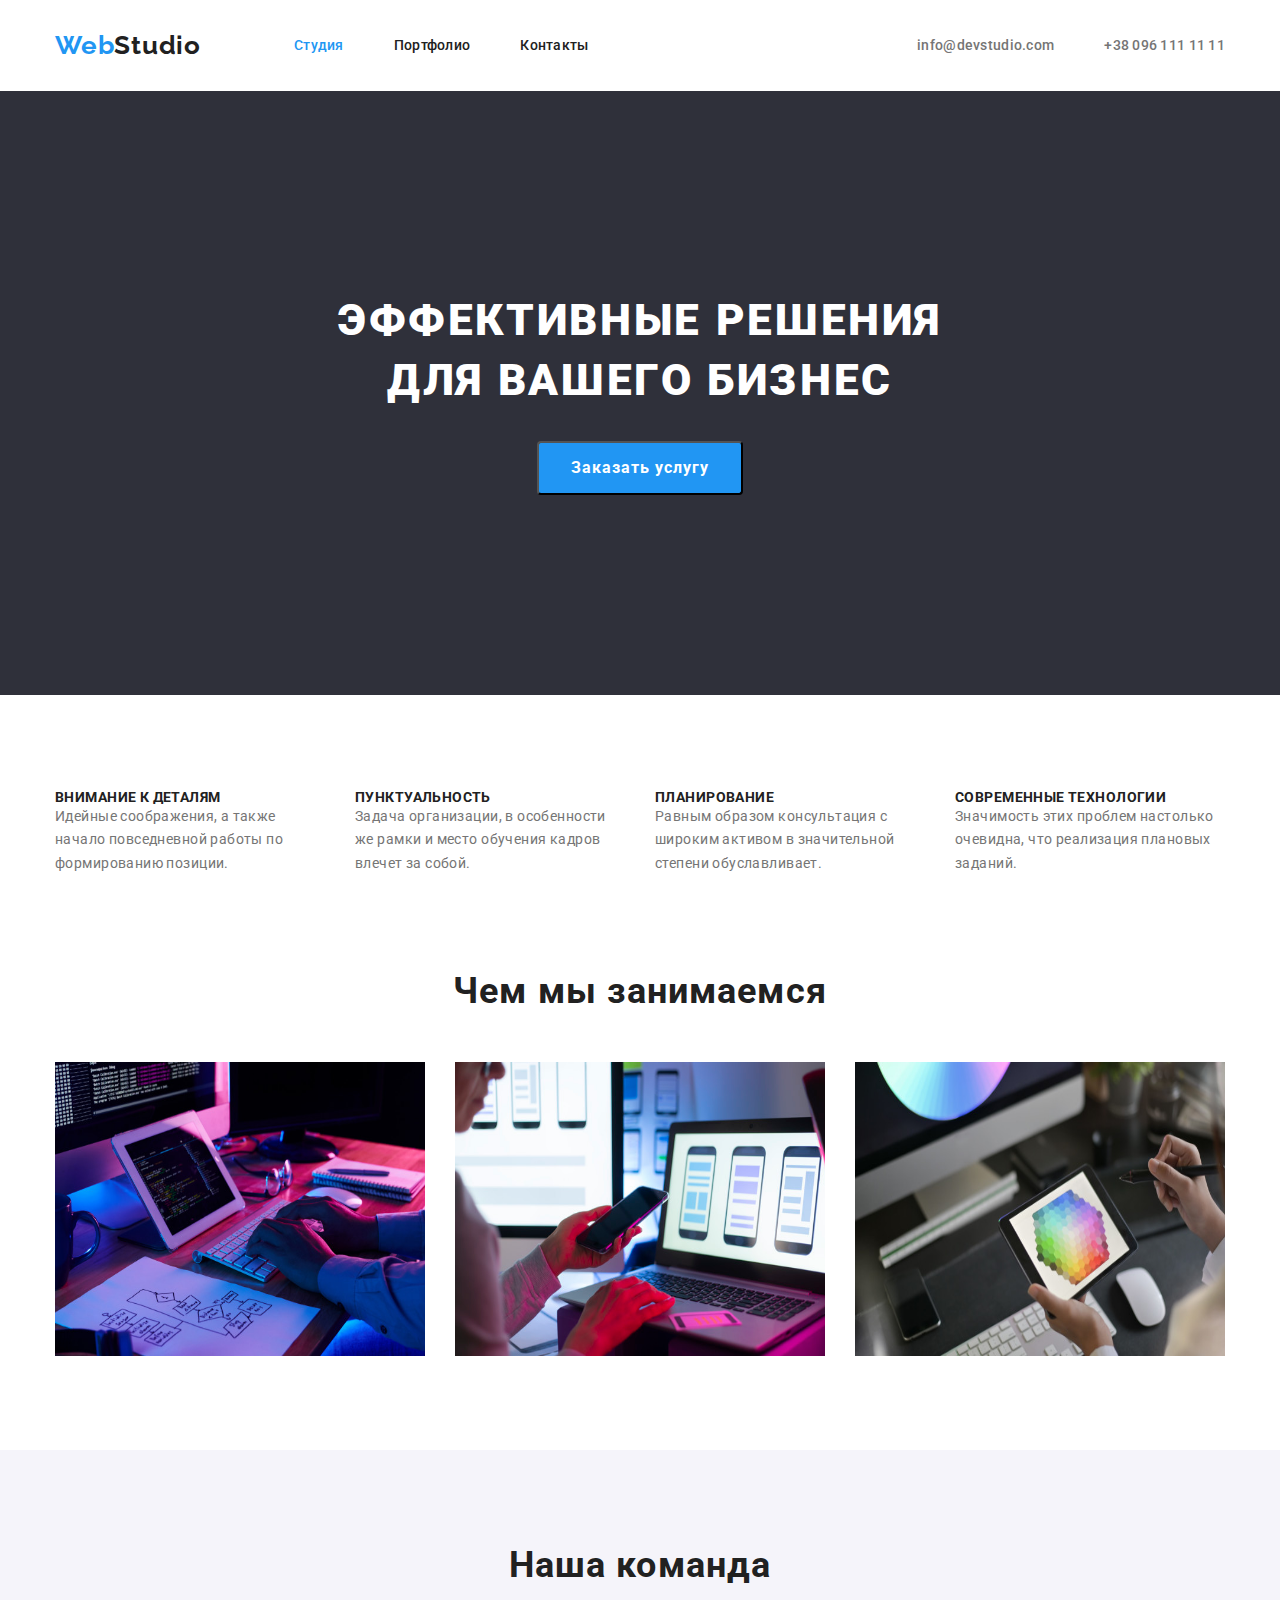
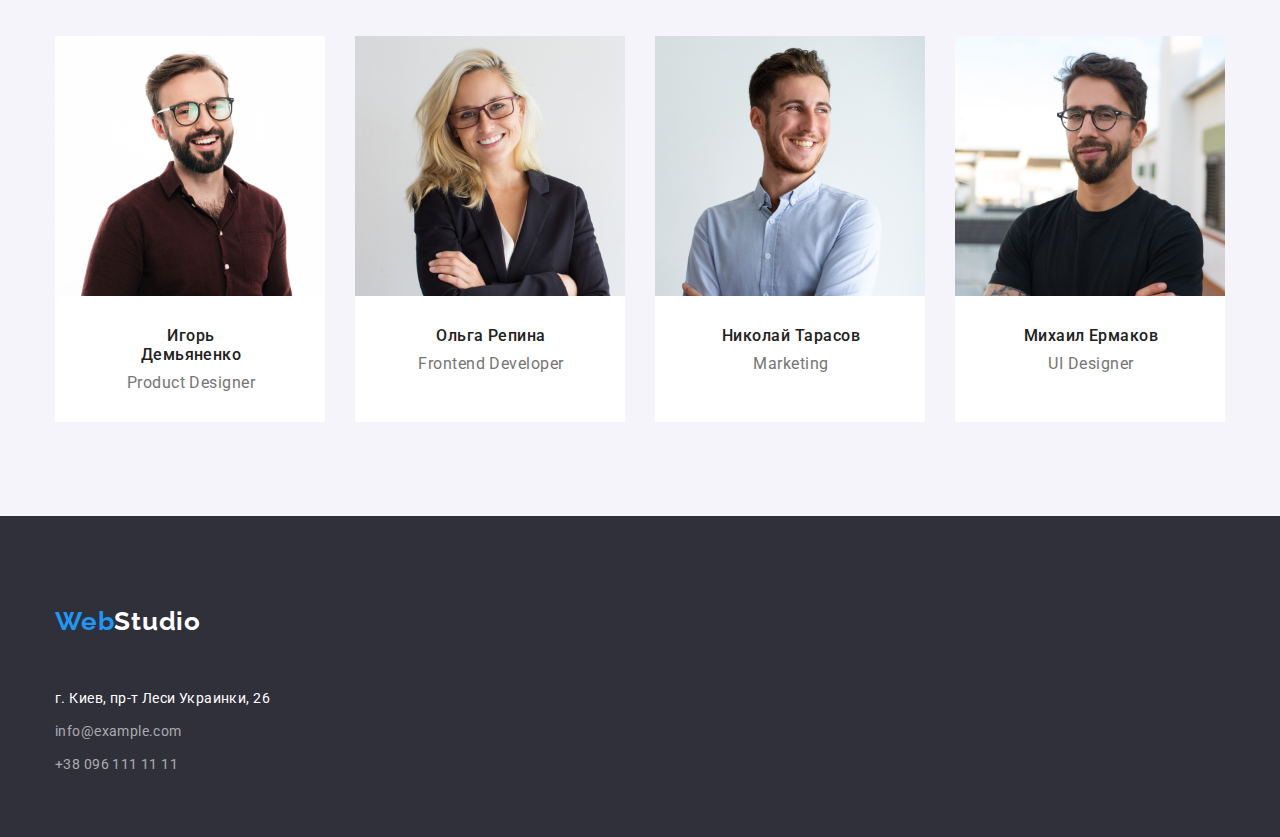
<file: index.html>
<!DOCTYPE html>
<html lang="ru">
  <head>
    <meta charset="UTF-8" />
    <meta name="viewport" content="width=device-width, initial-scale=1.0" />
    <title>WebStudio</title>
    <link
      rel="stylesheet"
      href="https://cdnjs.cloudflare.com/ajax/libs/modern-normalize/1.0.0/modern-normalize.min.css"
    />
    <link
      rel="stylesheet"
      href="https://cdnjs.cloudflare.com/ajax/libs/animate.css/4.0.0/animate.min.css"
    />
    <link
      href="https://fonts.googleapis.com/css2?family=Raleway:wght@700&family=Roboto:wght@400;500;700;900&display=swap"
      rel="stylesheet"
    />
    <link rel="stylesheet" href="./css/stule.css" />
  </head>
  <body>
    <!--header -->
    <header class="header">
      <div class="container">
        <nav class="navigation">
          <a
            class="logo link"
            href=".index.html"
            aria-label="логотип WebStudio"
            lang="en"
            >Web<span class="logo-studio-up">Studio</span>
          </a>
          <ul class="navigation-list list">
            <li class="navigation-list-item">
              <a class="navigation-list-link link current" href="./index.html"
                >Студия</a
              >
            </li>
            <li class="navigation-list-item">
              <a class="navigation-list-link link" href="./porfolio.html"
                >Портфолио</a
              >
            </li>
            <li class="navigation-list-item">
              <a class="navigation-list-link link" href="">Контакты</a>
            </li>
          </ul>
        </nav>
        <ul class="address list">
          <li class="address-link">
            <a class="header-mail-link link" href="mailto:info@devstudio.com"
              >info@devstudio.com</a
            >
          </li>
          <li class="address-link">
            <a class="header-tel-link link" href="tel:+380961111111"
              >+38 096 111 11 11</a
            >
          </li>
        </ul>
      </div>
    </header>
    <main class="main">
      <!--section order service-->
      <section class="order-caption">
        <div class="container">
          <h1 class="order-title-text">
            Эффективные решения для вашего бизнес
          </h1>
          <button class="button-order" type="button">Заказать услугу</button>
        </div>
      </section>

      <!--section features-->

      <section class="feature-list">
        <div class="container">
          <h2 hidden>приимущество веб студии</h2>
          <ul class="feature-list-item list">
            <li class="feature-list-desc">
              <h3 class="feature-list-subtitle">Внимание к деталям</h3>
              <p class="feature-list-lead">
                Идейные соображения, а также начало повседневной работы по
                формированию позиции.
              </p>
            </li>
            <li class="feature-list-desc">
              <h3 class="feature-list-subtitle">Пунктуальность</h3>
              <p class="feature-list-lead">
                Задача организации, в особенности же рамки и место обучения
                кадров влечет за собой.
              </p>
            </li>
            <li class="feature-list-desc">
              <h3 class="feature-list-subtitle">Планирование</h3>
              <p class="feature-list-lead">
                Равным образом консультация с широким активом в значительной
                степени обуславливает.
              </p>
            </li>
            <li class="feature-list-desc">
              <h3 class="feature-list-subtitle">Современные технологии</h3>
              <p class="feature-list-lead">
                Значимость этих проблем настолько очевидна, что реализация
                плановых заданий.
              </p>
            </li>
          </ul>
        </div>
      </section>

      <!--section what we do-->

      <section class="work-img">
        <div class="container">
          <h2 class="work-img-title">Чем мы занимаемся</h2>
          <ul class="work-img-list list">
            <li class="work-img-item">
              <img
                class="work-img-picture"
                src="./images/close-up-image-programer-working-his-desk-office.jpg"
                alt="close up image programer working his desk office"
                width="370"
                height="294"
              />
            </li>
            <li class="work-img-item">
              <img
                class="work-img-picture"
                src="./images/web-ui-designers-are-developing-application-smartphones-team-creators-is-working-interface-mobile-phones.jpg"
                alt="web ui-designers are developing application smartphones team creators is working interface mobile phones"
                width="370"
                height="294"
              />
            </li>
            <li class="work-img-item">
              <img
                class="work-img-picture"
                src="./images/creative-artist-web-design-with-working-colour-selection-graphic-tablet_35674-1119.png.jpg"
                alt="creative artist web-design with working colour selection graphic tablet"
                width="370"
                height="294"
              />
            </li>
          </ul>
        </div>
      </section>

      <!--section our team-->

      <section class="team-section">
        <div class="container">
          <h2 class="team-header">Наша команда</h2>
          <ul class="team-list list">
            <li class="team-list-content">
              <img
                class="team-list-foto"
                src="./images/foto-igor-demjanenko.jpg"
                alt="Игорь Демьяненко"
                width="270"
                height="260"
              />
              <div class="team-text">
                <h3 class="team-list-name">Игорь Демьяненко</h3>
                <p lang="en" class="team-list-info">Product Designer</p>
              </div>
            </li>
            <li class="team-list-content">
              <img
                class="team-list-foto"
                src="./images/foto-olga-repina.jpg"
                alt="Ольга Репина"
                width="270"
                height="260"
              />
              <div class="team-text">
                <h3 class="team-list-name">Ольга Репина</h3>
                <p lang="en" class="team-list-info">Frontend Developer</p>
              </div>
            </li>
            <li class="team-list-content">
              <img
                class="team-list-foto"
                src="./images/foto-nikolaj-tarasov.jpg"
                alt="Николай Тарасов"
                width="270"
                height="260"
              />
              <div class="team-text">
                <h3 class="team-list-name">Николай Тарасов</h3>
                <p lang="en" class="team-list-info">Marketing</p>
              </div>
            </li>
            <li class="team-list-content">
              <img
                class="team-list-foto"
                src="./images/foto-ermakov.jpg"
                alt="Михаил Ермаков"
                width="270"
                height="260"
              />
              <div class="team-text">
                <h3 class="team-list-name">Михаил Ермаков</h3>
                <p lang="en" class="team-list-info">UI Designer</p>
              </div>
            </li>
          </ul>
        </div>
      </section>
    </main>
    <footer class="footer">
      <!--contacts info-->
      <div class="container link">
        <div class="footer-address list">
          <a
            class="logo link"
            href=".index.html"
            aria-label="логотип WebStudio"
            lang="en"
          >
            Web<span class="logo-studio-down">Studio</span>
          </a>
          <!--contacts-->
          <address class="address-link-f list address">
            <a
              href="https://goo.gl/maps/fyCCyujMkfWmtDFG6"
              target="_blank"
              class="address-link-map link"
              >г. Киев, пр-т Леси Украинки, 26</a
            >
            <a href="mailto:info@devstudio.com" class="address-link-mail link"
              >info@example.com</a
            >
            <a class="footer-link-tel link list" href="tel:+380961111111"
              >+38 096 111 11 11</a
            >
          </address>
        </div>
      </div>
    </footer>
  </body>
</html>
</file>
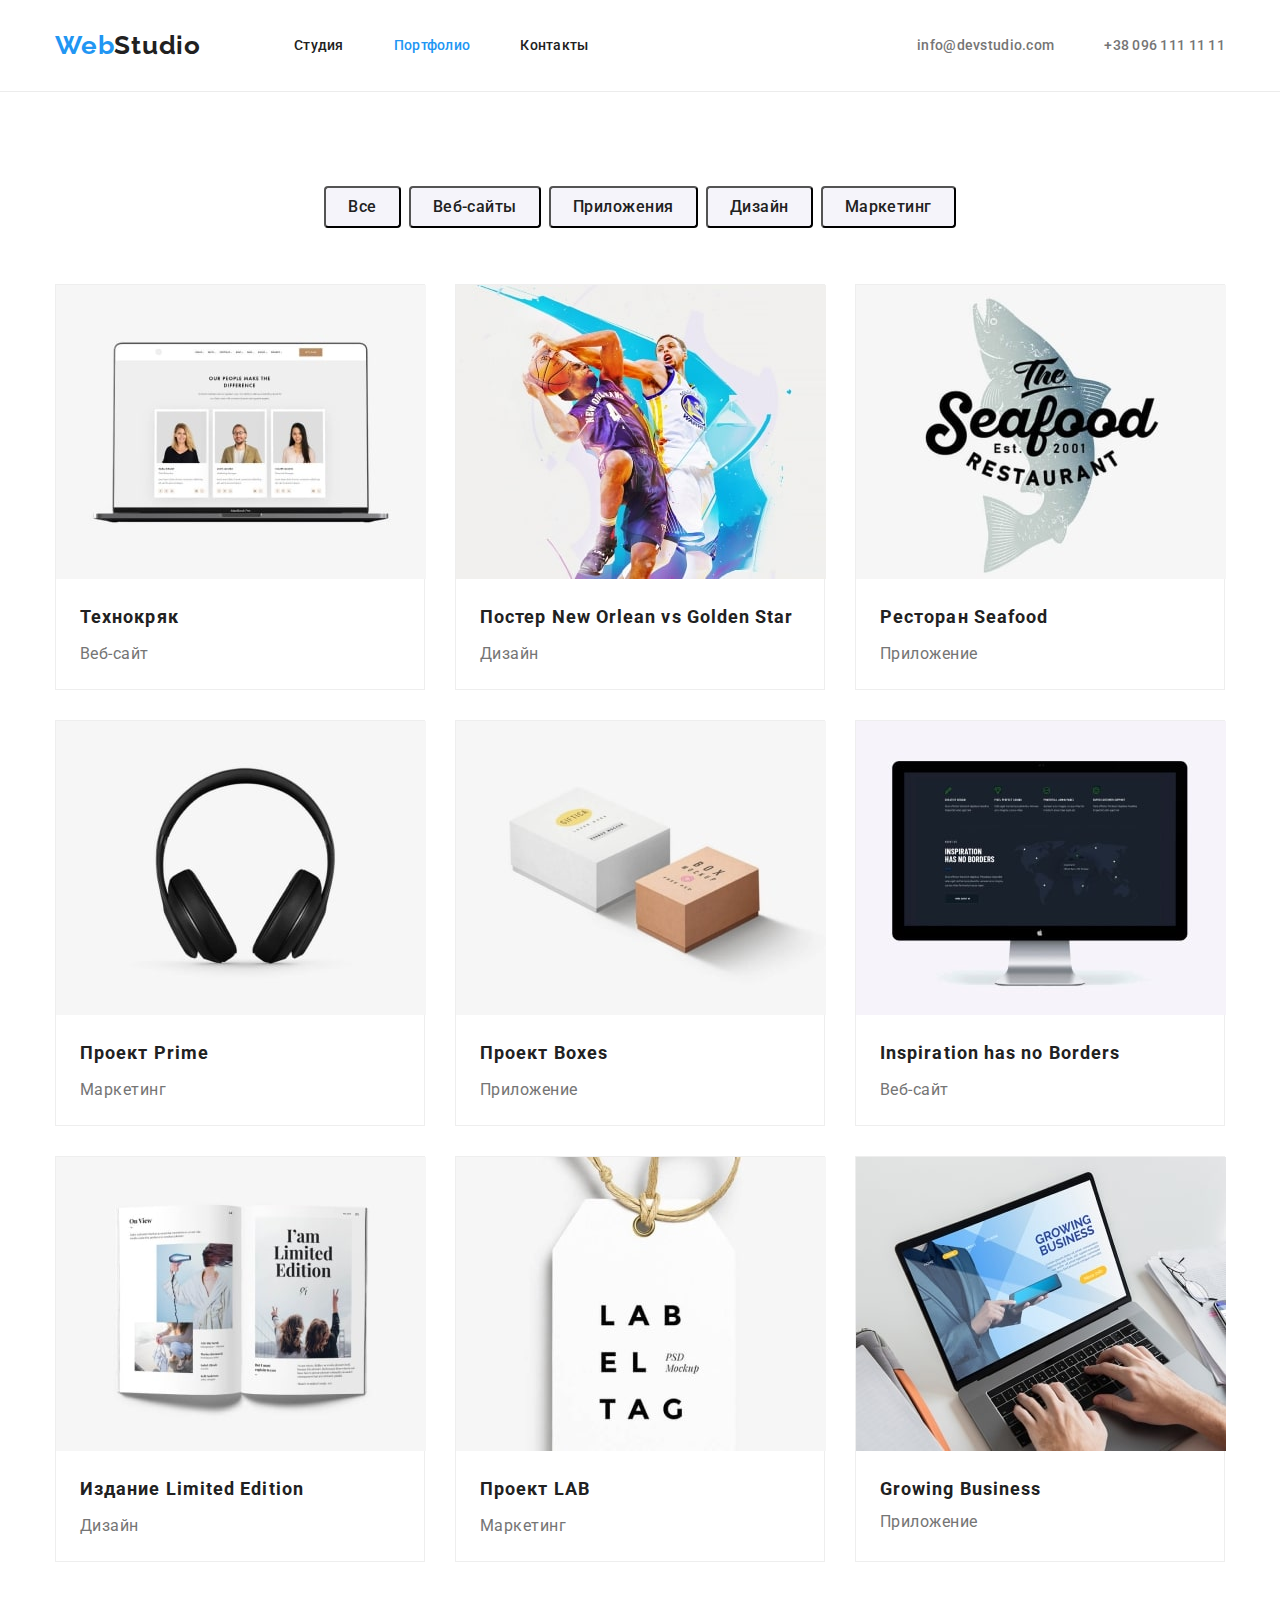
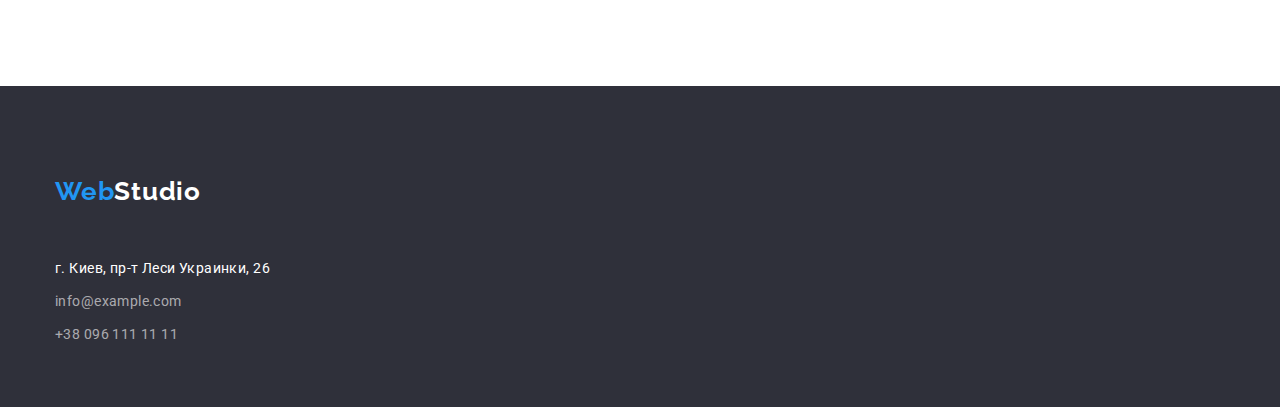
<file: porfolio.html>
<!DOCTYPE html>
<html lang="ru">
  <head>
    <meta charset="UTF-8" />
    <meta name="viewport" content="width=device-width, initial-scale=1.0" />
    <title>WebStudio</title>
    <link 
    rel="stylesheet" 
    href="https://cdnjs.cloudflare.com/ajax/libs/modern-normalize/1.0.0/modern-normalize.min.css">
    <link 
    rel="stylesheet" 
    href="https://cdnjs.cloudflare.com/ajax/libs/animate.css/4.0.0/animate.min.css" />
    <link 
    href="https://fonts.googleapis.com/css2?family=Raleway:wght@700&family=Roboto:wght@400;500;700;900&display=swap"
    rel="stylesheet">
    <link rel="stylesheet" href="./css/stule.css">
  <body>
    <!--header -->
 
    <header class="header porfolio-h">
      <div class="container">
        <nav class="navigation">
          <a class="logo link" href=".index.html" aria-label="логотип WebStudio" lang="en">
            Web<span class="logo-studio-up">Studio</span>
          </a>
          <ul class="navigation-list list">
            <li class="navigation-list-item ">
              <a class="navigation-list-link  link"
               href="./index.html">Студия</a>
            </li>
            <li class="navigation-list-item">
              <a class="navigation-list-link link current"
               href="./porfolio.html">Портфолио</a>
            </li>
            <li class="navigation-list-item">
              <a class="navigation-list-link link"
               href="">Контакты</a>
            </li>
          </ul>
        </nav>
        <ul class="address list">
          <li class="address-link">
            <a class="header-mail-link link" href="mailto:info@devstudio.com"
            >info@devstudio.com</a>
          </li>
          <li class="address-link">
            <a class="header-tel-link link" href="tel:+380961111111"
            >+38 096 111 11 11</a>
          </li>
        </ul>
      </div>
    </header>
    <main class="main-portfolio">
      <!-- section-filters-->
      <section class="portfolio-cont">
      <div class="container">
        <ul class="button-list-item list">
          <li class="button-portfolio">
            <button class="button-list-info">Все</button></li>
          <li  class="button-portfolio">
            <button class="button-list-info">Веб-сайты</button></li>
          <li  class="button-portfolio">
            <button class="button-list-info">Приложения</button></li>
          <li  class="button-portfolio">
            <button class="button-list-info">Дизайн</button></li>
          <li  class="button-portfolio">
            <button class="button-list-info">Маркетинг</button></li>
        </ul>
    

      <!--section progects-->
             <ul class="progect-list list">
          <li class="progect-list-item ">
            <a href="" class="progect-list-link  link">
              <img class="progect-list-img"
                src="./images/technocrak.jpg"
                alt="Технокряк"
                width="370"
                height="294"
              /> 
              <div class="progect-text">
              <h2 class="progect-link-title">Технокряк</h2>
              <p  class="progect-link-text">Веб-сайт</p>
              </div>
            </a>
          </li>
          <li class="progect-list-item"> 
            <a href="" class="progect-list-link link">
              <img class="progect-list-img"
                src="./images/poster-new-orlean-vs-golden-star.jpg"
                alt="Постер New Orlean vs Golden Star"
                width="370"
                height="294"
              />
              <div class="progect-text">
              <h2 class="progect-link-title">Постер New Orlean vs Golden Star</h2>
               <p  class="progect-link-text">Дизайн</p>
              </div>
            </a>
          </li>
          <li class="progect-list-item">
            <a href="" class="progect-list-link link">
              <img class="progects-list-img"
                src="./images/restorant-seafood.jpg"
                alt="Ресторан Seafood"
                width="370"
                height="294"
              />
              <div class="progect-text">
              <h2 class="progect-link-title">Ресторан Seafood</h2>
              <p  class="progect-link-text">Приложение</p>
              </div>
            </a>
          </li>
          <li class="progect-list-item">
            <a href="" class="progect-list-link link">
              <img class="progect-list-img"
                src="./images/proekt-prime.jpg"
                alt="Проект Prime"
                width="370"
                height="294"
              />
              <div class="progect-text">
              <h2 class="progect-link-title">Проект Prime</h2>
              <p  class="progect-link-text">Маркетинг</p>
              </div>
            </a>
          </li>
          <li class="progect-list-item">
            <a href="" class="progect-list-link link">
              <img class="progect-list-img"
                src="./images/proekt-boxes.jpg"
                alt="Проект Boxes"
                width="370"
                height="294"
              />
              <div class="progect-text">
              <h2 class="progect-link-title">Проект Boxes</h2>
              <p  class="progect-link-text">Приложение</p>
              </div>
            </a>
          </li>
          <li class="progect-list-item">
            <a href="" class="progect-list-link link">
              <img class="progect-list-img"
                src="./images/inspiration-has-no-Borders.jpg"
                alt="Inspiration has no Borders"
                width="370"
                height="294"
              />
              <div class="progect-text">
              <h2 class="progect-link-title">Inspiration has no Borders</h2>
              <p class="progect-link-text" >Веб-сайт</p>
            </div>
            </a>
          </li>
          <li class="progect-list-item">
            <a href="" class="progect-list-link link">
              <img class="progect-list-img"
                src="./images/izdanie-limited-edition.jpg"
                alt="Издание Limited Edition"
                width="370"
                height="294"
              />
              <div class="progect-text">
              <h2 class="progect-link-title">Издание Limited  Edition</h2>
              <p class="progect-link-text">Дизайн</p>
              </div>
            </a>
          </li>
          <li class="progect-list-item">
            <a href="" class="progect-list-link link">
              <img class="progect-list-img"
                src="./images/proekt-lab.jpg"
                alt="Проект LAB"
                width="370"
                height="294"
              />
              <div class="progect-text">
              <h2 class="progect-link-title">Проект LAB</h2>
              <p class="progect-link-text">Маркетинг</p>
              </div>
            </a>
          </li>
          <li class="progect-list-item">
            <a href="" class="progect-list-link link">
              <img class="progect-list-img"
                src="./images/growing-business.jpg"
                alt="Growing Business"
                width="370"
                height="294"
              />
              <div class="progect-text">
              <h2 class="progect-link-title">Growing Business</h>
              <p class="progect-link-text">Приложение</p>
              </div>
            </a>
          </li>
        </ul>
      </div>
      </section>
    </main>
    <footer class="footer">
      <!--contacts info-->
      <div class="container link">
        <div class="footer-address list">
          <a
            class="logo link"
            href=".index.html"
            aria-label="логотип WebStudio"
            lang="en"
          >
            Web<span class="logo-studio-down">Studio</span>
          </a>
          <!--contacts-->
          <address class="address-link-f list address">
            <a
              href="https://goo.gl/maps/fyCCyujMkfWmtDFG6"
              target="_blank"
              class="address-link-map link"
              >г. Киев, пр-т Леси Украинки, 26</a
            >
            <a href="mailto:info@devstudio.com" class="address-link-mail link"
              >info@example.com</a
            >
            <a class="footer-link-tel link" href="tel:+380961111111"
              >+38 096 111 11 11</a
            >
          </address>
        </div>
      </div>
    </footer>
        </body>
        
        </html>
</file>
<file: css/stule.css>
:root {
  --main-font: "Roboto", sans-serif;
  --secondary-fond: "Raleway", sans-serif;
  --accent-color: #2196f3;
  --footer-order-color: #212121;
  --explination-team-progects-backgroundbutton-color: #757575;
  --footertext-header-color: #ffffff;
  --order-caption-color: #2f303a;
  --background-team-color: #f5f4fa;
}
*,
*::before,
*::after {
  margin: 0;
  padding: 0;
  box-sizing: border-box;
}

img {
  display: block;
}
body {
  font-family: var(--main-font);
}
.list {
  list-style: none;
  padding: 0px;
  margin: 0px;
}
.link {
  text-decoration: none;
}
.address {
  font-style: normal;
}
.container {
  width: 1200px;
  padding-left: 15px;
  padding-right: 15px;
  margin: 0 auto;
}
/*header*/
.header .container {
  display: flex;
  align-items: center;
}
.navigation {
  display: flex;
}
.navigation-list {
  display: flex;
  align-items: center;
  margin-left: 93px;
}
.address {
  display: flex;
}
.header .address {
  margin-left: auto;
}
.address-link:not(:last-child) {
  margin-right: 50px;
}
.logo {
  display: flex;
}
.navigation-list-link {
  display: inline-block;
  padding-top: 32px;
  padding-bottom: 32px;
}
.navigation-list-item:not(:last-child) {
  margin-right: 50px;
}
.logo-studio-up {
  color: var(--footer-order-color);
}
.logo {
  font-family: var(--secondary-fond);
  font-style: normal;
  font-weight: 700;
  font-size: 26px;
  line-height: 1.192;
  letter-spacing: 0.03em;
  color: var(--accent-color);
  padding-top: 30px;
  padding-bottom: 30px;
}
.navigation-list-link {
  font-weight: 500;
  font-size: 14px;
  line-height: 1.143;
  letter-spacing: 0.02em;

  color: var(--footer-order-color);
}
.header-mail-link,
.header-tel-link {
  display: block;
  font-weight: 500;
  font-size: 14px;
  line-height: 1.143;
  letter-spacing: 0.02em;
  color: var(--explination-team-progects-backgroundbutton-color);
  padding-top: 32px;
  padding-bottom: 32px;
}
.navigation-list-link.current,
.navigation-list-link:hover,
.navigation-list-link:focus,
.header-mail-link:hover,
.header-mail-link:focus,
.header-tel-link:hover,
.header-tel-link:focus,
.address-link-map:hover,
.address-link-map:focus,
.address-link-mail:hover,
.address-link-mail:focus,
.address-link-tel:hover,
.header-link-tel:focus {
  color: var(--accent-color);
}
/*Main-coneiner*/
/*main order-captions*/
.order-caption {
  background: var(--order-caption-color);
  padding-top: 200px;
  padding-bottom: 200px;
  text-align: center;
  display: block;
}
.order-title-text {
  font-weight: 900;
  font-size: 44px;
  line-height: 1.36;
  letter-spacing: 0.06em;
  text-transform: uppercase;
  color: var(--footertext-header-color);
  margin: 0 auto;
  width: 660px;
}

.button-order {
  font-weight: 700;
  font-size: 16px;
  line-height: 1.87;
  letter-spacing: 0.06em;
  background: var(--accent-color);
  color: var(--footertext-header-color);
  border-radius: 4px;
  padding-top: 10px;
  padding-left: 32px;
  padding-right: 32px;
  padding-bottom: 10px;
  margin-top: 30px;
}
/*sectoio-feutures*/
.feature-list {
  padding-top: 94px;
  padding-bottom: 94px;
}
.feature-list-item {
  display: flex;
  flex-wrap: wrap;
}
.feature-list-desc {
  width: 270px;
}
.feature-list-desc:not(:last-child) {
  margin-right: 30px;
}
.feature-list-subtitle {
  font-weight: 700;
  font-size: 14px;
  line-height: 1.143;
  letter-spacing: 0.03em;
  text-transform: uppercase;
  color: var(--footer-order-color);
}
.feature-list-lead {
  font-weight: 400;
  font-size: 14px;
  line-height: 1.71;
  letter-spacing: 0.03em;
  color: var(--explination-team-progects-backgroundbutton-color);
}
.feature-list-lead:not(:last-child) {
  margin-bottom: 30px;
}
/*what we do*/
.work-img {
  padding-bottom: 94px;
}
.work-img-title {
  font-weight: 700;
  font-size: 36px;
  line-height: 1.167;
  text-align: center;
  letter-spacing: 0.03em;
  color: var(--footer-order-color);
  margin-bottom: 50px;
}
.work-img-list {
  display: flex;
}
.work-img-item:not(:last-child) {
  margin-right: 30px;
}

/*section-team*/
.team-section {
  background: var(--background-team-color);
  padding-top: 94px;
  padding-bottom: 94px;
}

.team-header {
  font-weight: 700;
  font-size: 36px;
  line-height: 1.167;
  text-align: center;
  letter-spacing: 0.03em;
  color: var(--footer-order-color);
}
.team-list {
  display: flex;
  margin-top: 50px;
}
.team-list-content {
  justify-content: center;
  background: var(--footertext-header-color);
  width: 270px;
}
.team-list-content:not(:last-child) {
  margin-right: 30px;
}
.team-text {
  padding-top: 30px;
  padding-bottom: 30px;
  padding-right: 58px;
  padding-left: 60px;
}
.team-list-name {
  font-weight: 500;
  font-size: 16px;
  line-height: 1.187;
  text-align: center;
  letter-spacing: 0.03em;
  color: var(--footer-order-color);
  margin-bottom: 9px;
}
.team-list-info {
  font-weight: 400;
  font-size: 16px;
  line-height: 1.187;
  text-align: center;
  letter-spacing: 0.03em;
  color: var(--explination-team-progects-backgroundbutton-color);
}
/*FOOTER*/
.footer {
  background: var(--order-caption-color);
  padding-top: 60px;
  padding-bottom: 60px;
}
.address-link-f {
  margin-top: 20px;
  justify-content: flex-start;
  flex-direction: column;
}

.address-link-map {
  font-weight: 400;
  font-size: 14px;
  line-height: 1.71;
  letter-spacing: 0.03em;
  color: var(--footertext-header-color);
  margin-bottom: 9px;
}
.address-link-mail {
  font-weight: 400;
  font-size: 14px;
  line-height: 1.71;
  letter-spacing: 0.03em;
  color: rgba(255, 255, 255, 0.6);
  margin-bottom: 9px;
}

.footer-link-tel {
  font-weight: 400;
  font-size: 14px;
  line-height: 1.71;
  letter-spacing: 0.03em;
  color: rgba(255, 255, 255, 0.6);
}
.logo-studio-down {
  color: var(--footertext-header-color);
}
/*Section-filters*/

.button-list-item {
  display: flex;
  align-items: center;
  justify-content: center;
}

.button-portfolio:not(:last-child) {
  margin-right: 8px;
}

.button-list-info {
  font-weight: 500;
  font-size: 16px;
  line-height: 1.62;
  text-align: center;
  letter-spacing: 0.03em;
  color: var(--footer-order-color);
  background: var(--background-team-color);
  padding-right: 22px;
  padding-bottom: 6px;
  padding-left: 22px;
  padding-top: 6px;
  border-radius: 4px;
}
.button-list-info:focus,
.button-list-info:hover {
  color: var(--footertext-header-color);
  background: var(--accent-color);
}
/*section progects*/
.progect-link-title {
  font-weight: 700;
  font-size: 18px;
  line-height: 2;
  letter-spacing: 0.06em;
  color: var(--footer-order-color);
  margin-bottom: 4px;
}
.progect-link-text {
  font-weight: 400;
  font-size: 16px;
  line-height: 1.875;
  letter-spacing: 0.03em;
  color: var(--explination-team-progects-backgroundbutton-color);
}

.progect-list {
  display: flex;
  flex-wrap: wrap;
  margin-top: 56px;
}
.progect-list-item {
  width: 370px;
  border: 1px solid#EEEEEE;
  margin-right: 30px;
  margin-bottom: 30px;
}
.progect-list-item:nth-child(3n) {
  margin-right: 0px;
}
.progect-list-item:nth-child(n + 7) {
  margin-bottom: 30px;
}
.progect-text {
  padding-left: 24px;
  padding-top: 20px;
  padding-bottom: 20px;
}

/*header-portfolio*/
.porfolio-h {
  border-bottom: 1px solid #ececec;
}
.portfolio-cont {
  padding-top: 94px;
  padding-bottom: 94px;
}
</file>
